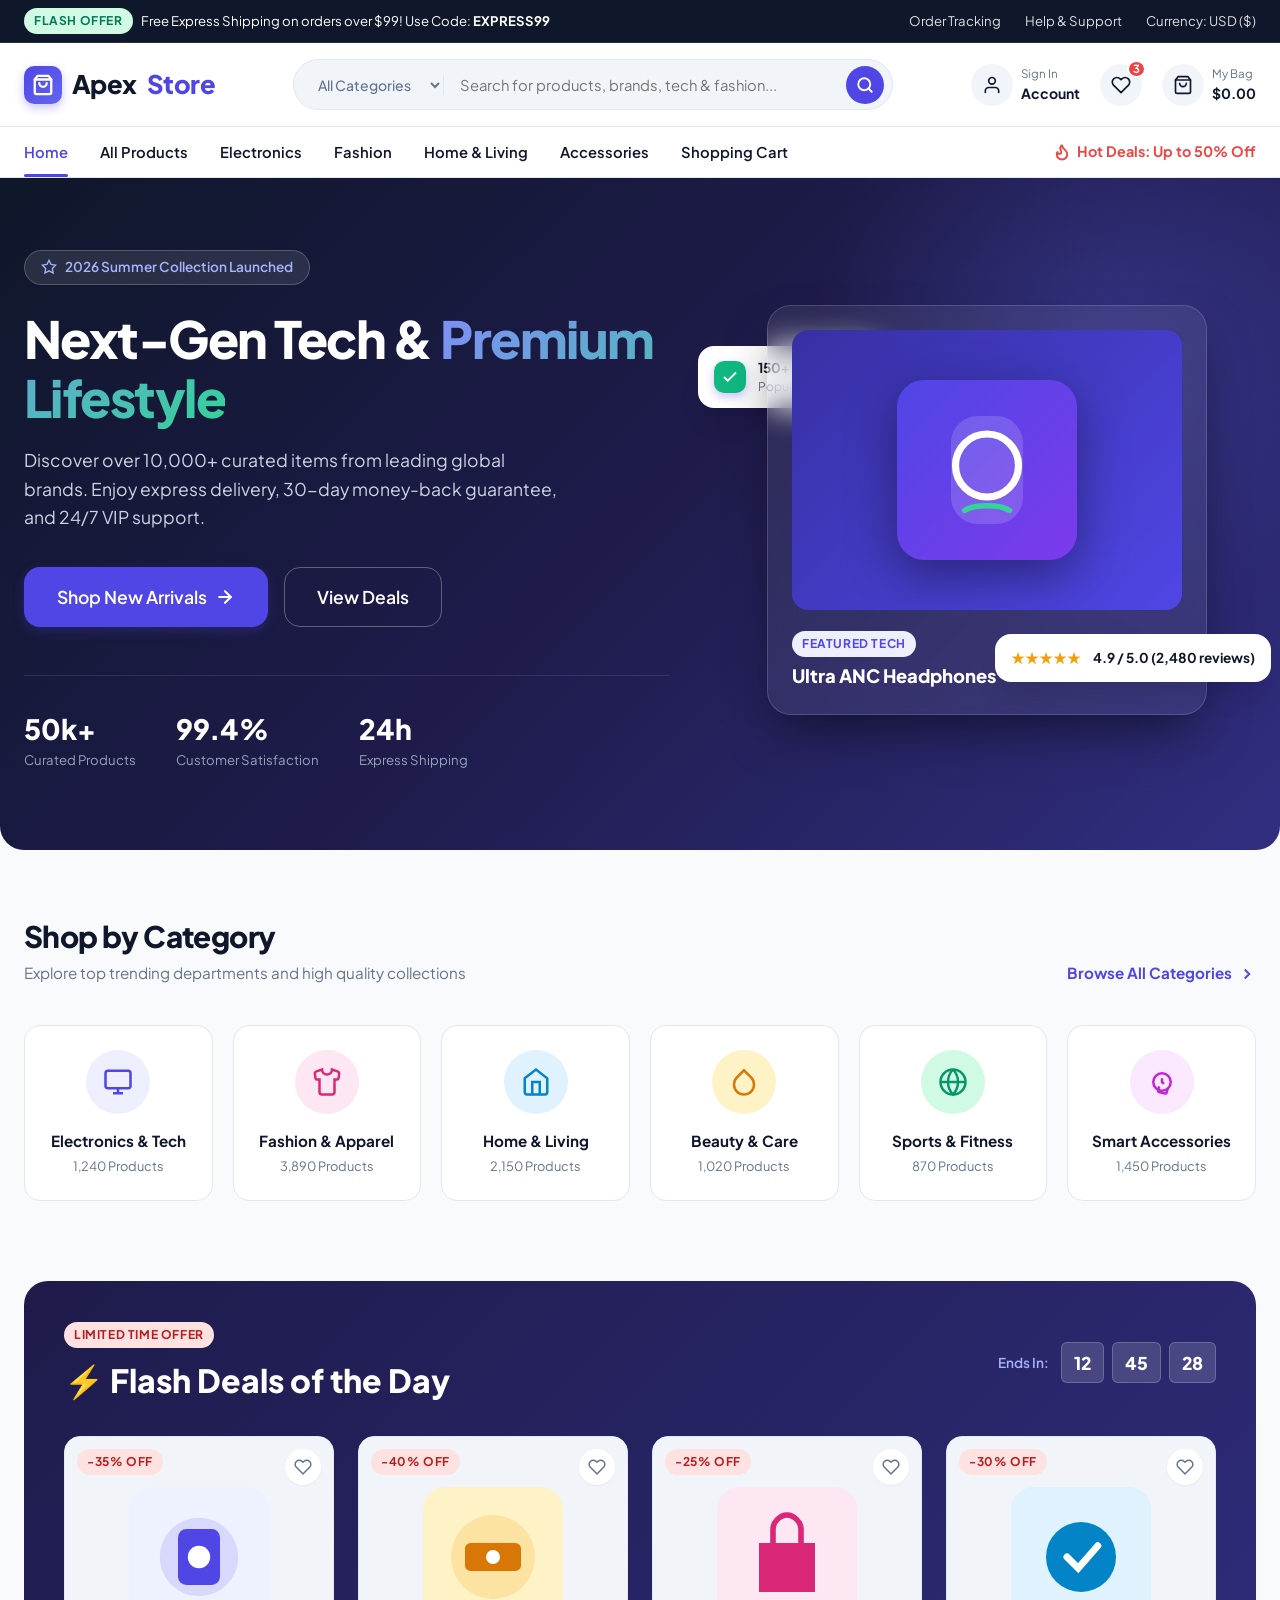
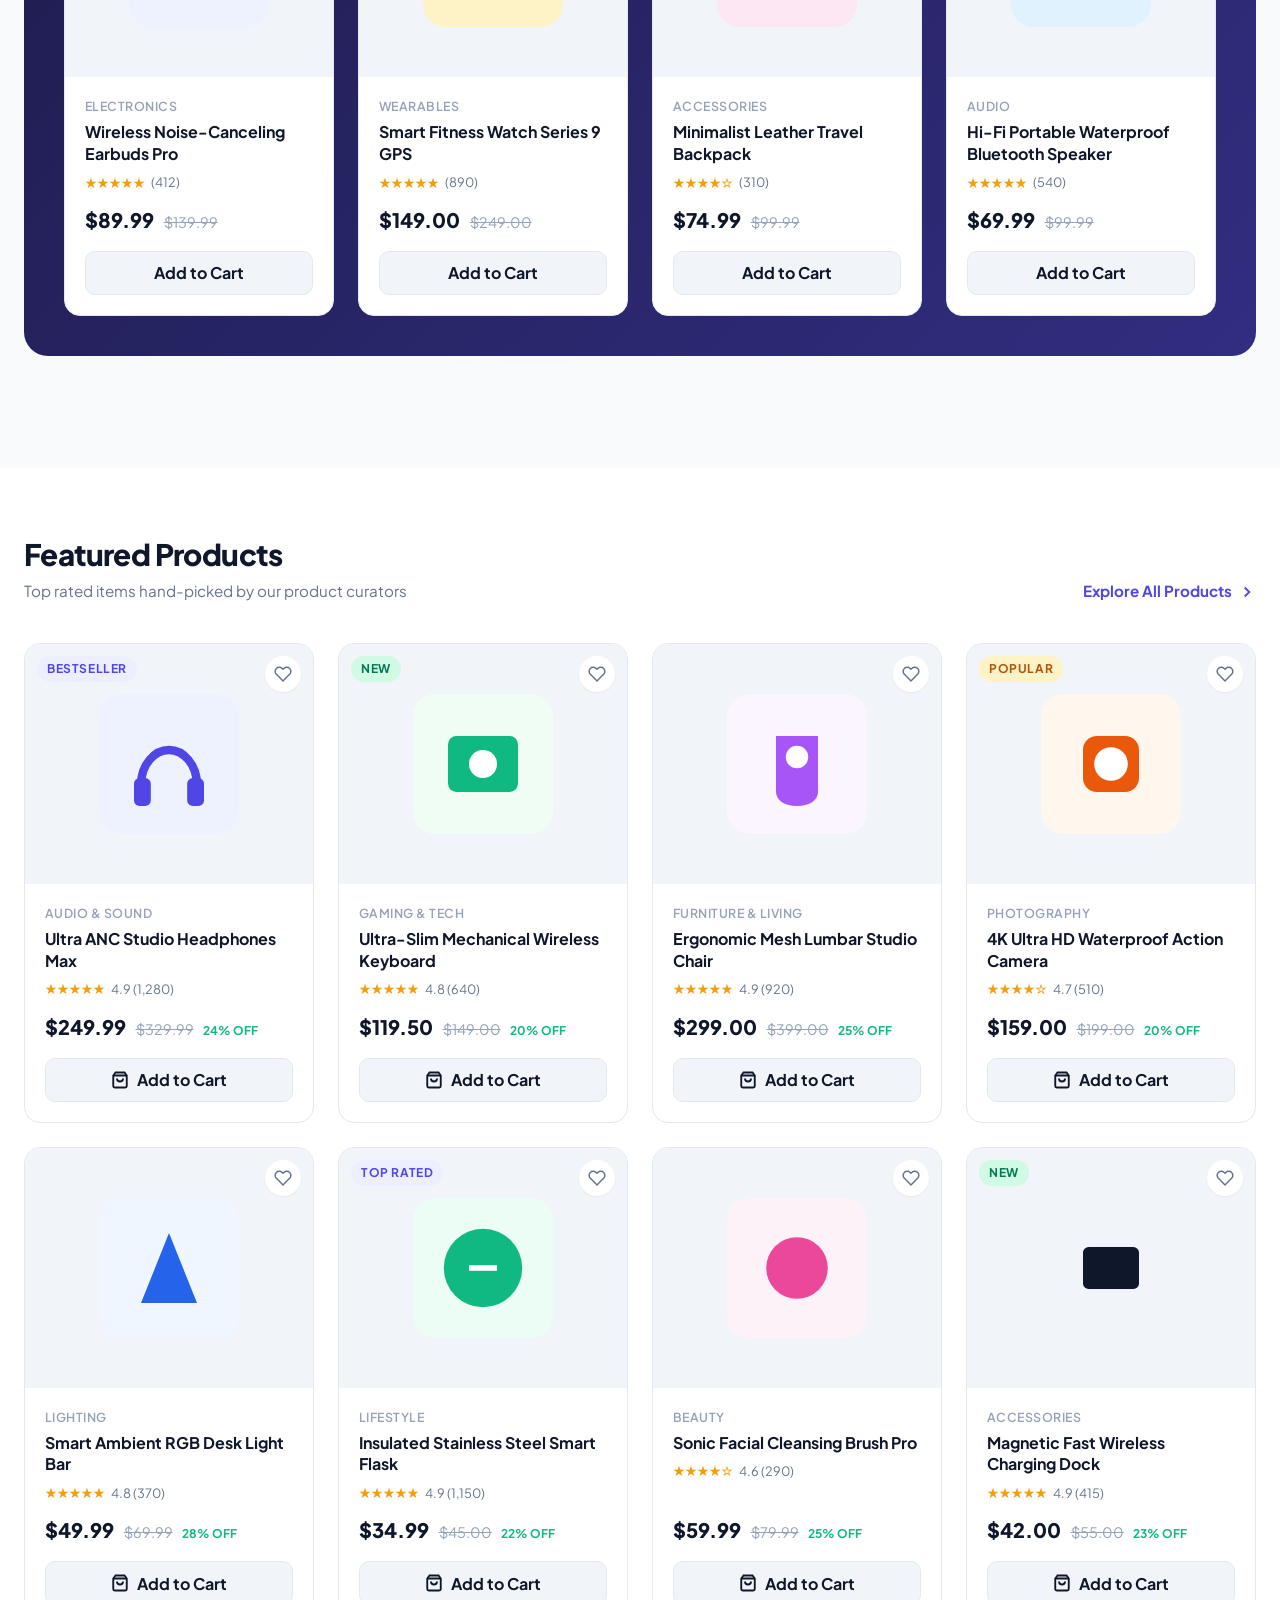
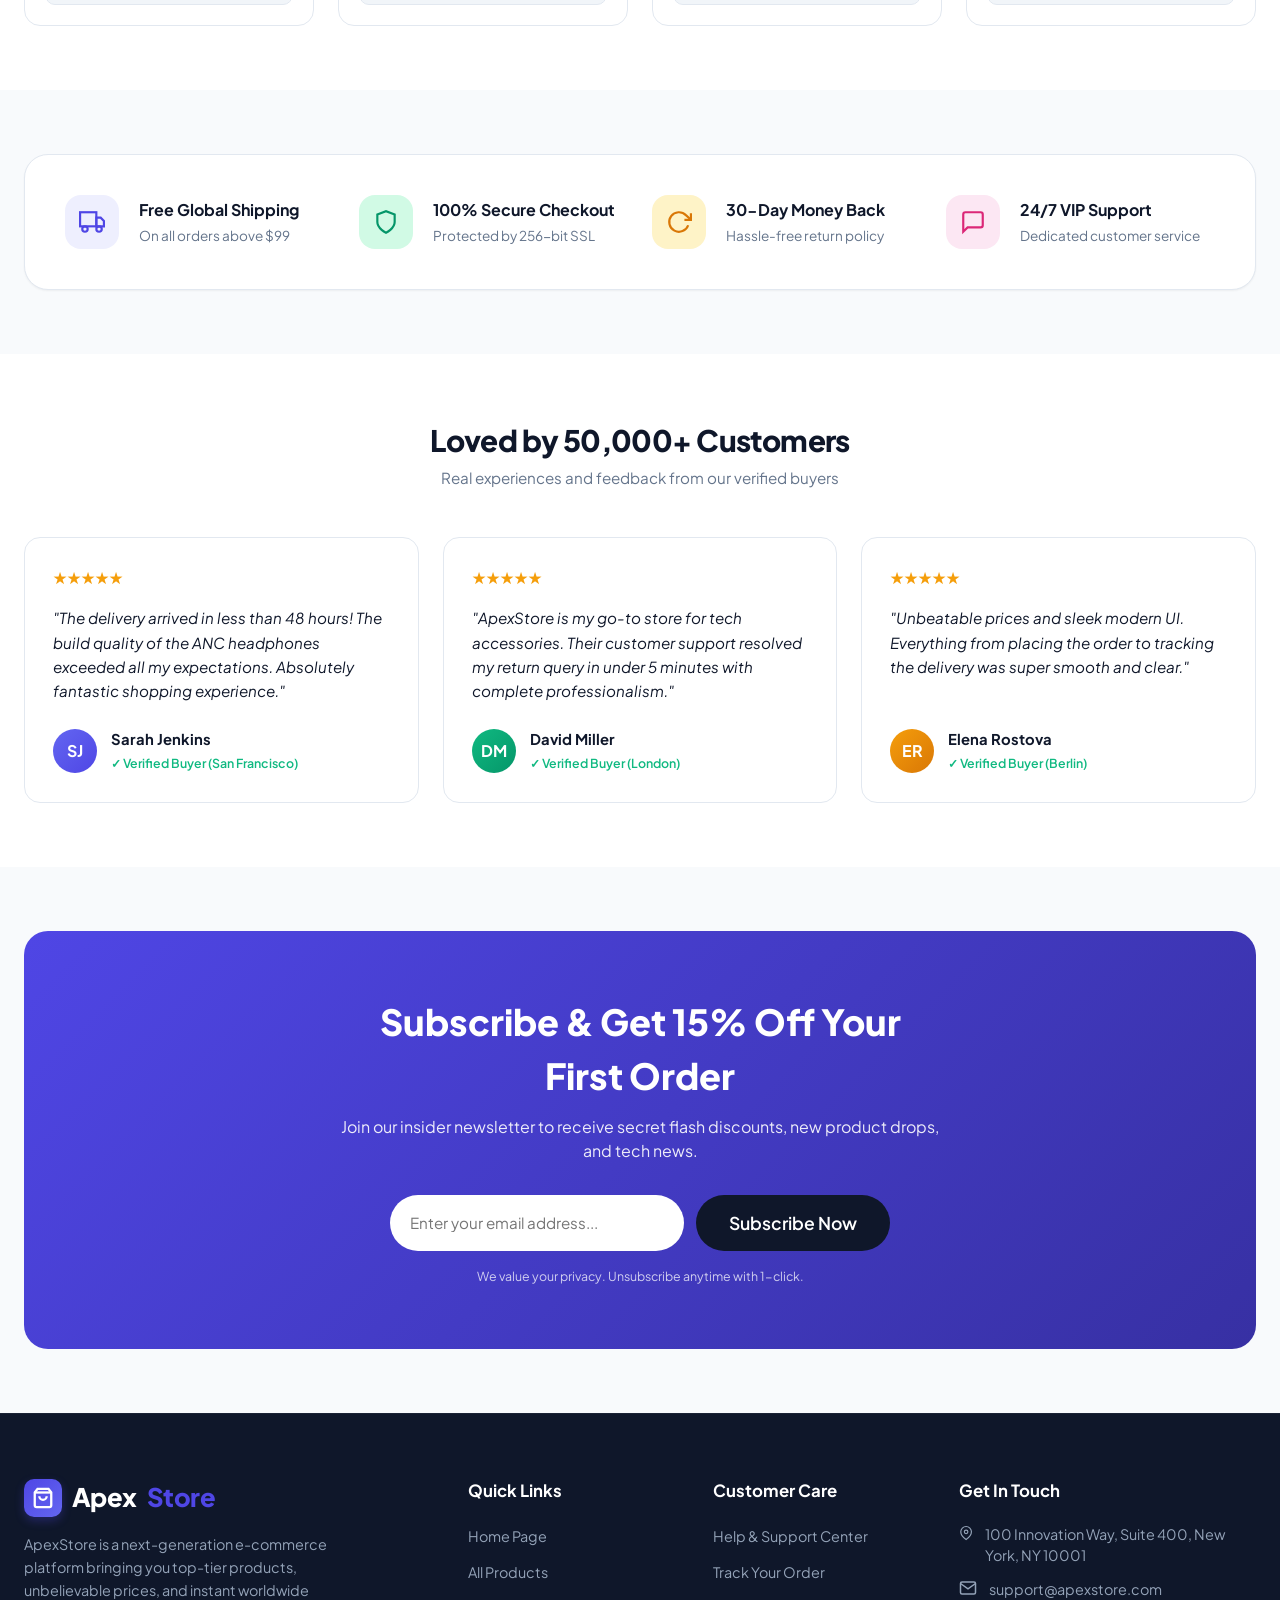
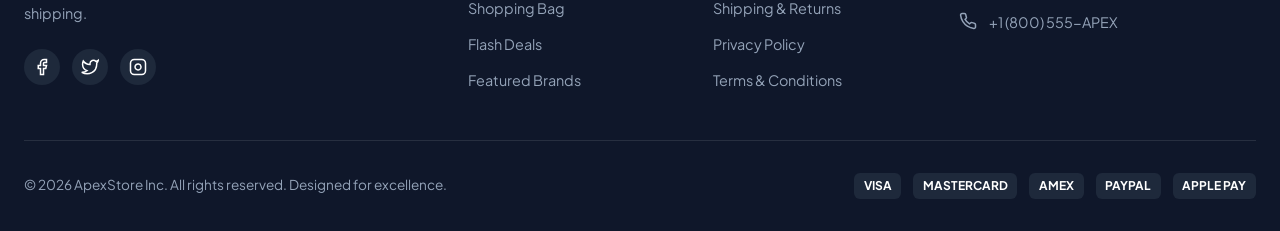
<file: index.html>
<!DOCTYPE html>
<html lang="en">
<head>
  <meta charset="UTF-8">
  <meta name="viewport" content="width=device-width, initial-scale=1.0">
  <meta name="description" content="ApexStore - Your ultimate destination for premium tech, fashion, home essentials, and lifestyle products. Fast shipping & best prices guaranteed.">
  <title>ApexStore | Premium E-Commerce Marketplace</title>
  
  <!-- CSS Stylesheets -->
  <link rel="stylesheet" href="css/style.css">
  <link rel="stylesheet" href="css/home.css">
</head>
<body>

  <!-- Top Announcement Bar -->
  <div class="top-bar">
    <div class="container">
      <div class="top-bar-promo">
        <span class="badge badge-accent">Flash Offer</span>
        <span>Free Express Shipping on orders over $99! Use Code: <strong>EXPRESS99</strong></span>
      </div>
      <div class="top-bar-links">
        <a href="#">Order Tracking</a>
        <a href="#">Help & Support</a>
        <a href="#">Currency: USD ($)</a>
      </div>
    </div>
  </div>

  <!-- Main Navigation Header -->
  <header class="navbar">
    <div class="container">
      <div class="nav-main">
        
        <!-- Brand Logo -->
        <a href="index.html" class="brand-logo" id="header-logo">
          <div class="brand-icon">
            <svg width="22" height="22" viewBox="0 0 24 24" fill="none" stroke="currentColor" stroke-width="2.5" stroke-linecap="round" stroke-linejoin="round">
              <path d="M6 2L3 6v14a2 2 0 0 0 2 2h14a2 2 0 0 0 2-2V6l-3-4z"/>
              <line x1="3" y1="6" x2="21" y2="6"/>
              <path d="M16 10a4 4 0 0 1-8 0"/>
            </svg>
          </div>
          Apex<span>Store</span>
        </a>

        <!-- Search Bar with Category Filter -->
        <div class="search-box">
          <select id="search-category-select">
            <option value="all">All Categories</option>
            <option value="electronics">Electronics</option>
            <option value="fashion">Fashion</option>
            <option value="home">Home & Living</option>
            <option value="beauty">Beauty & Care</option>
          </select>
          <input type="text" id="global-search-input" placeholder="Search for products, brands, tech & fashion...">
          <button class="btn-search" aria-label="Search">
            <svg width="18" height="18" viewBox="0 0 24 24" fill="none" stroke="currentColor" stroke-width="2.5" stroke-linecap="round" stroke-linejoin="round">
              <circle cx="11" cy="11" r="8"/>
              <line x1="21" y1="21" x2="16.65" y2="16.65"/>
            </svg>
          </button>
        </div>

        <!-- User Actions (Account, Wishlist, Cart) -->
        <div class="nav-actions">
          <a href="#" class="nav-action-item" title="Account">
            <div class="icon-badge-wrap">
              <svg width="20" height="20" viewBox="0 0 24 24" fill="none" stroke="currentColor" stroke-width="2" stroke-linecap="round" stroke-linejoin="round">
                <path d="M20 21v-2a4 4 0 0 0-4-4H8a4 4 0 0 0-4 4v2"/>
                <circle cx="12" cy="7" r="4"/>
              </svg>
            </div>
            <div class="nav-action-text">
              <span class="label">Sign In</span>
              <span class="val">Account</span>
            </div>
          </a>

          <a href="#" class="nav-action-item" title="Wishlist">
            <div class="icon-badge-wrap">
              <svg width="20" height="20" viewBox="0 0 24 24" fill="none" stroke="currentColor" stroke-width="2" stroke-linecap="round" stroke-linejoin="round">
                <path d="M20.84 4.61a5.5 5.5 0 0 0-7.78 0L12 5.67l-1.06-1.06a5.5 5.5 0 0 0-7.78 7.78l1.06 1.06L12 21.23l7.78-7.78 1.06-1.06a5.5 5.5 0 0 0 0-7.78z"/>
              </svg>
              <span class="badge-count">3</span>
            </div>
          </a>

          <a href="cart.html" class="nav-action-item" title="Shopping Bag">
            <div class="icon-badge-wrap">
              <svg width="20" height="20" viewBox="0 0 24 24" fill="none" stroke="currentColor" stroke-width="2" stroke-linecap="round" stroke-linejoin="round">
                <path d="M6 2L3 6v14a2 2 0 0 0 2 2h14a2 2 0 0 0 2-2V6l-3-4z"/>
                <line x1="3" y1="6" x2="21" y2="6"/>
                <path d="M16 10a4 4 0 0 1-8 0"/>
              </svg>
              <span class="badge-count cart-badge-count">0</span>
            </div>
            <div class="nav-action-text">
              <span class="label">My Bag</span>
              <span class="val cart-total-val">$0.00</span>
            </div>
          </a>

          <button class="mobile-menu-btn" aria-label="Toggle Menu">
            <svg width="24" height="24" viewBox="0 0 24 24" fill="none" stroke="currentColor" stroke-width="2">
              <line x1="3" y1="12" x2="21" y2="12"/>
              <line x1="3" y1="6" x2="21" y2="6"/>
              <line x1="3" y1="18" x2="21" y2="18"/>
            </svg>
          </button>
        </div>

      </div>
    </div>

    <!-- Secondary Category Navigation -->
    <div class="sub-nav">
      <div class="container">
        <nav class="nav-links">
          <a href="index.html" class="active">Home</a>
          <a href="products.html">All Products</a>
          <a href="products.html?category=electronics">Electronics</a>
          <a href="products.html?category=fashion">Fashion</a>
          <a href="products.html?category=home">Home & Living</a>
          <a href="products.html?category=accessories">Accessories</a>
          <a href="cart.html">Shopping Cart</a>
        </nav>
        <div class="hot-deals-tag">
          <svg width="18" height="18" viewBox="0 0 24 24" fill="none" stroke="currentColor" stroke-width="2.5" stroke-linecap="round" stroke-linejoin="round">
            <path d="M8.5 14.5A2.5 2.5 0 0 0 11 12c0-1.38-.5-2-1-3-1.072-2.143-.224-4.054 2-6 .5 2.5 2 4.9 4 6.5 2 1.6 3 3.5 3 5.5a7 7 0 1 1-14 0c0-1.153.433-2.294 1-3a2.5 2.5 0 0 0 2.5 2.5z"/>
          </svg>
          Hot Deals: Up to 50% Off
        </div>
      </div>
    </div>
  </header>

  <!-- Hero Banner Section -->
  <section class="hero-section">
    <div class="container">
      <div class="hero-grid">
        
        <div class="hero-content">
          <div class="hero-badge">
            <svg width="16" height="16" viewBox="0 0 24 24" fill="none" stroke="currentColor" stroke-width="2">
              <polygon points="12 2 15.09 8.26 22 9.27 17 14.14 18.18 21.02 12 17.77 5.82 21.02 7 14.14 2 9.27 8.91 8.26 12 2"/>
            </svg>
            2026 Summer Collection Launched
          </div>
          <h1 class="hero-title">Next-Gen Tech & <span>Premium Lifestyle</span></h1>
          <p class="hero-desc">Discover over 10,000+ curated items from leading global brands. Enjoy express delivery, 30-day money-back guarantee, and 24/7 VIP support.</p>
          
          <div class="hero-actions">
            <a href="products.html" class="btn btn-primary btn-lg">
              Shop New Arrivals
              <svg width="20" height="20" viewBox="0 0 24 24" fill="none" stroke="currentColor" stroke-width="2.5" stroke-linecap="round" stroke-linejoin="round">
                <line x1="5" y1="12" x2="19" y2="12"/>
                <polyline points="12 5 19 12 12 19"/>
              </svg>
            </a>
            <a href="#flash-deals" class="btn btn-outline btn-lg" style="color: white; border-color: rgba(255,255,255,0.3);">
              View Deals
            </a>
          </div>

          <div class="hero-stats">
            <div class="stat-item">
              <div class="number">50k+</div>
              <div class="label">Curated Products</div>
            </div>
            <div class="stat-item">
              <div class="number">99.4%</div>
              <div class="label">Customer Satisfaction</div>
            </div>
            <div class="stat-item">
              <div class="number">24h</div>
              <div class="label">Express Shipping</div>
            </div>
          </div>
        </div>

        <div class="hero-visual">
          <div class="floating-badge badge-top">
            <div class="brand-icon" style="width:32px; height:32px; background:var(--accent);">
              <svg width="18" height="18" viewBox="0 0 24 24" fill="none" stroke="currentColor" stroke-width="2.5">
                <polyline points="20 6 9 17 4 12"/>
              </svg>
            </div>
            <div>
              <div style="font-weight:700; font-size:0.85rem;">150+ Sold Today</div>
              <div style="font-size:0.75rem; color:var(--text-muted);">Popular Choice</div>
            </div>
          </div>

          <div class="hero-card-main">
            <div class="hero-img-wrap">
              <svg class="hero-img-svg" viewBox="0 0 200 200" fill="none" xmlns="http://www.w3.org/2000/svg">
                <rect width="200" height="200" rx="30" fill="url(#hero-grad)"/>
                <path d="M60 70C60 53.4315 73.4315 40 90 40H110C126.569 40 140 53.4315 140 70V130C140 146.569 126.569 160 110 160H90C73.4315 160 60 146.569 60 130V70Z" fill="white" fill-opacity="0.15"/>
                <circle cx="100" cy="95" r="35" stroke="white" stroke-width="8"/>
                <path d="M75 145C85 138 115 138 125 145" stroke="#34d399" stroke-width="6" stroke-linecap="round"/>
                <defs>
                  <linearGradient id="hero-grad" x1="0" y1="0" x2="200" y2="200" gradientUnits="userSpaceOnUse">
                    <stop stop-color="#4F46E5"/>
                    <stop offset="1" stop-color="#7C3AED"/>
                  </linearGradient>
                </defs>
              </svg>
            </div>
            <div style="display:flex; justify-content:space-between; align-items:center;">
              <div>
                <span class="badge badge-primary">Featured Tech</span>
                <h3 style="font-size:1.15rem; font-weight:800; color:white; margin-top:0.35rem;">Ultra ANC Headphones</h3>
              </div>
              <div style="text-align:right;">
                <span style="font-size:1.35rem; font-weight:800; color:#34d399;">$249.99</span>
                <span style="display:block; font-size:0.8rem; color:#94a3b8; text-decoration:line-through;">$329.99</span>
              </div>
            </div>
          </div>

          <div class="floating-badge badge-bottom">
            <span style="color:var(--warning); font-size:1rem;">★★★★★</span>
            <span style="font-weight:700; font-size:0.85rem;">4.9 / 5.0 (2,480 reviews)</span>
          </div>

        </div>

      </div>
    </div>
  </section>

  <!-- Categories Section -->
  <section class="section">
    <div class="container">
      <div class="section-header">
        <div>
          <h2 class="section-title">Shop by Category</h2>
          <p class="section-subtitle">Explore top trending departments and high quality collections</p>
        </div>
        <a href="products.html" class="view-all-link">
          Browse All Categories
          <svg width="18" height="18" viewBox="0 0 24 24" fill="none" stroke="currentColor" stroke-width="2.5">
            <polyline points="9 18 15 12 9 6"/>
          </svg>
        </a>
      </div>

      <div class="category-grid">
        
        <a href="products.html?category=electronics" class="category-card">
          <div class="category-icon-wrap" style="background:#eeeffe; color:#4f46e5;">
            <svg width="30" height="30" viewBox="0 0 24 24" fill="none" stroke="currentColor" stroke-width="2">
              <rect x="2" y="3" width="20" height="14" rx="2" ry="2"/>
              <line x1="8" y1="21" x2="16" y2="21"/>
              <line x1="12" y1="17" x2="12" y2="21"/>
            </svg>
          </div>
          <h3 class="category-title">Electronics & Tech</h3>
          <span class="category-count">1,240 Products</span>
        </a>

        <a href="products.html?category=fashion" class="category-card">
          <div class="category-icon-wrap" style="background:#fce7f3; color:#db2777;">
            <svg width="30" height="30" viewBox="0 0 24 24" fill="none" stroke="currentColor" stroke-width="2">
              <path d="M20.38 3.46L16 2a4 4 0 0 1-8 0L3.62 3.46a2 2 0 0 0-1.34 2.23l.58 3.47a1 1 0 0 0 .99.84H6v10a2 2 0 0 0 2 2h8a2 2 0 0 0 2-2V10h2.15a1 1 0 0 0 .99-.84l.58-3.47a2 2 0 0 0-1.34-2.23z"/>
            </svg>
          </div>
          <h3 class="category-title">Fashion & Apparel</h3>
          <span class="category-count">3,890 Products</span>
        </a>

        <a href="products.html?category=home" class="category-card">
          <div class="category-icon-wrap" style="background:#e0f2fe; color:#0284c7;">
            <svg width="30" height="30" viewBox="0 0 24 24" fill="none" stroke="currentColor" stroke-width="2">
              <path d="M3 9l9-7 9 7v11a2 2 0 0 1-2 2H5a2 2 0 0 1-2-2z"/>
              <polyline points="9 22 9 12 15 12 15 22"/>
            </svg>
          </div>
          <h3 class="category-title">Home & Living</h3>
          <span class="category-count">2,150 Products</span>
        </a>

        <a href="products.html?category=beauty" class="category-card">
          <div class="category-icon-wrap" style="background:#fef3c7; color:#d97706;">
            <svg width="30" height="30" viewBox="0 0 24 24" fill="none" stroke="currentColor" stroke-width="2">
              <path d="M12 2.69l5.66 5.66a8 8 0 1 1-11.31 0z"/>
            </svg>
          </div>
          <h3 class="category-title">Beauty & Care</h3>
          <span class="category-count">1,020 Products</span>
        </a>

        <a href="products.html?category=sports" class="category-card">
          <div class="category-icon-wrap" style="background:#d1fae5; color:#059669;">
            <svg width="30" height="30" viewBox="0 0 24 24" fill="none" stroke="currentColor" stroke-width="2">
              <circle cx="12" cy="12" r="10"/>
              <path d="M12 2a14.5 14.5 0 0 0 0 20 14.5 14.5 0 0 0 0-20"/>
              <path d="M2 12h20"/>
            </svg>
          </div>
          <h3 class="category-title">Sports & Fitness</h3>
          <span class="category-count">870 Products</span>
        </a>

        <a href="products.html?category=accessories" class="category-card">
          <div class="category-icon-wrap" style="background:#fae8ff; color:#c026d3;">
            <svg width="30" height="30" viewBox="0 0 24 24" fill="none" stroke="currentColor" stroke-width="2">
              <circle cx="12" cy="12" r="7"/>
              <polyline points="12 9 12 12 13.5 13.5"/>
              <path d="M16.51 17.35l-.85 3.19a1 1 0 0 1-1.24.71l-4.84-1.3a1 1 0 0 1-.71-1.24l.85-3.19"/>
            </svg>
          </div>
          <h3 class="category-title">Smart Accessories</h3>
          <span class="category-count">1,450 Products</span>
        </a>

      </div>
    </div>
  </section>

  <!-- Flash Sale Section -->
  <section class="section" id="flash-deals" style="padding-top:1rem;">
    <div class="container">
      <div class="flash-sale-box">
        <div class="flash-header">
          <div>
            <span class="badge badge-danger" style="margin-bottom:0.5rem;">Limited Time Offer</span>
            <h2 style="font-size:2rem; font-weight:800;">⚡ Flash Deals of the Day</h2>
          </div>
          
          <div class="timer-wrap">
            <span class="timer-label">Ends In:</span>
            <div class="timer-boxes">
              <div class="timer-box" id="timer-hours">12<small>Hours</small></div>
              <div class="timer-box" id="timer-mins">45<small>Mins</small></div>
              <div class="timer-box" id="timer-secs">30<small>Secs</small></div>
            </div>
          </div>
        </div>

        <!-- Flash Deal Product Grid -->
        <div class="product-grid">
          
          <div class="product-card" data-id="flash-1">
            <span class="product-tag badge badge-danger">-35% OFF</span>
            <button class="wishlist-btn" aria-label="Wishlist">
              <svg width="18" height="18" viewBox="0 0 24 24" fill="none" stroke="currentColor" stroke-width="2"><path d="M20.84 4.61a5.5 5.5 0 0 0-7.78 0L12 5.67l-1.06-1.06a5.5 5.5 0 0 0-7.78 7.78l1.06 1.06L12 21.23l7.78-7.78 1.06-1.06a5.5 5.5 0 0 0 0-7.78z"/></svg>
            </button>
            <div class="product-thumb">
              <svg class="product-thumb-svg" viewBox="0 0 100 100" fill="none" xmlns="http://www.w3.org/2000/svg">
                <rect width="100" height="100" rx="16" fill="#EEF2FF"/>
                <circle cx="50" cy="50" r="28" fill="#4F46E5" fill-opacity="0.15"/>
                <rect x="35" y="30" width="30" height="40" rx="6" fill="#4F46E5"/>
                <circle cx="50" cy="50" r="8" fill="white"/>
              </svg>
            </div>
            <div class="product-details">
              <span class="product-category">Electronics</span>
              <h4 class="product-title">Wireless Noise-Canceling Earbuds Pro</h4>
              <div class="product-rating">
                <div class="stars">★★★★★</div>
                <span class="rating-count">(412)</span>
              </div>
              <div class="product-price-wrap">
                <span class="current-price">$89.99</span>
                <span class="old-price">$139.99</span>
              </div>
              <button class="btn-add-cart">Add to Cart</button>
            </div>
          </div>

          <div class="product-card" data-id="flash-2">
            <span class="product-tag badge badge-danger">-40% OFF</span>
            <button class="wishlist-btn" aria-label="Wishlist">
              <svg width="18" height="18" viewBox="0 0 24 24" fill="none" stroke="currentColor" stroke-width="2"><path d="M20.84 4.61a5.5 5.5 0 0 0-7.78 0L12 5.67l-1.06-1.06a5.5 5.5 0 0 0-7.78 7.78l1.06 1.06L12 21.23l7.78-7.78 1.06-1.06a5.5 5.5 0 0 0 0-7.78z"/></svg>
            </button>
            <div class="product-thumb">
              <svg class="product-thumb-svg" viewBox="0 0 100 100" fill="none" xmlns="http://www.w3.org/2000/svg">
                <rect width="100" height="100" rx="16" fill="#FEF3C7"/>
                <circle cx="50" cy="50" r="30" fill="#F59E0B" fill-opacity="0.2"/>
                <rect x="30" y="40" width="40" height="20" rx="4" fill="#D97706"/>
                <circle cx="50" cy="50" r="5" fill="white"/>
              </svg>
            </div>
            <div class="product-details">
              <span class="product-category">Wearables</span>
              <h4 class="product-title">Smart Fitness Watch Series 9 GPS</h4>
              <div class="product-rating">
                <div class="stars">★★★★★</div>
                <span class="rating-count">(890)</span>
              </div>
              <div class="product-price-wrap">
                <span class="current-price">$149.00</span>
                <span class="old-price">$249.00</span>
              </div>
              <button class="btn-add-cart">Add to Cart</button>
            </div>
          </div>

          <div class="product-card" data-id="flash-3">
            <span class="product-tag badge badge-danger">-25% OFF</span>
            <button class="wishlist-btn" aria-label="Wishlist">
              <svg width="18" height="18" viewBox="0 0 24 24" fill="none" stroke="currentColor" stroke-width="2"><path d="M20.84 4.61a5.5 5.5 0 0 0-7.78 0L12 5.67l-1.06-1.06a5.5 5.5 0 0 0-7.78 7.78l1.06 1.06L12 21.23l7.78-7.78 1.06-1.06a5.5 5.5 0 0 0 0-7.78z"/></svg>
            </button>
            <div class="product-thumb">
              <svg class="product-thumb-svg" viewBox="0 0 100 100" fill="none" xmlns="http://www.w3.org/2000/svg">
                <rect width="100" height="100" rx="16" fill="#FCE7F3"/>
                <path d="M30 40H70V75H30V40Z" fill="#DB2777" rx="6"/>
                <path d="M40 40V30C40 25 45 20 50 20C55 20 60 25 60 30V40" stroke="#DB2777" stroke-width="4"/>
              </svg>
            </div>
            <div class="product-details">
              <span class="product-category">Accessories</span>
              <h4 class="product-title">Minimalist Leather Travel Backpack</h4>
              <div class="product-rating">
                <div class="stars">★★★★☆</div>
                <span class="rating-count">(310)</span>
              </div>
              <div class="product-price-wrap">
                <span class="current-price">$74.99</span>
                <span class="old-price">$99.99</span>
              </div>
              <button class="btn-add-cart">Add to Cart</button>
            </div>
          </div>

          <div class="product-card" data-id="flash-4">
            <span class="product-tag badge badge-danger">-30% OFF</span>
            <button class="wishlist-btn" aria-label="Wishlist">
              <svg width="18" height="18" viewBox="0 0 24 24" fill="none" stroke="currentColor" stroke-width="2"><path d="M20.84 4.61a5.5 5.5 0 0 0-7.78 0L12 5.67l-1.06-1.06a5.5 5.5 0 0 0-7.78 7.78l1.06 1.06L12 21.23l7.78-7.78 1.06-1.06a5.5 5.5 0 0 0 0-7.78z"/></svg>
            </button>
            <div class="product-thumb">
              <svg class="product-thumb-svg" viewBox="0 0 100 100" fill="none" xmlns="http://www.w3.org/2000/svg">
                <rect width="100" height="100" rx="16" fill="#E0F2FE"/>
                <circle cx="50" cy="50" r="25" fill="#0284C7"/>
                <path d="M40 50L48 58L62 42" stroke="white" stroke-width="5" stroke-linecap="round"/>
              </svg>
            </div>
            <div class="product-details">
              <span class="product-category">Audio</span>
              <h4 class="product-title">Hi-Fi Portable Waterproof Bluetooth Speaker</h4>
              <div class="product-rating">
                <div class="stars">★★★★★</div>
                <span class="rating-count">(540)</span>
              </div>
              <div class="product-price-wrap">
                <span class="current-price">$69.99</span>
                <span class="old-price">$99.99</span>
              </div>
              <button class="btn-add-cart">Add to Cart</button>
            </div>
          </div>

        </div>
      </div>
    </div>
  </section>

  <!-- Featured Products Showcase -->
  <section class="section" style="background:var(--bg-surface);">
    <div class="container">
      <div class="section-header">
        <div>
          <h2 class="section-title">Featured Products</h2>
          <p class="section-subtitle">Top rated items hand-picked by our product curators</p>
        </div>
        <a href="products.html" class="view-all-link">
          Explore All Products
          <svg width="18" height="18" viewBox="0 0 24 24" fill="none" stroke="currentColor" stroke-width="2.5">
            <polyline points="9 18 15 12 9 6"/>
          </svg>
        </a>
      </div>

      <div class="product-grid">
        
        <!-- Product 1 -->
        <div class="product-card" data-id="prod-1">
          <span class="product-tag badge badge-primary">BESTSELLER</span>
          <button class="wishlist-btn" aria-label="Wishlist">
            <svg width="18" height="18" viewBox="0 0 24 24" fill="none" stroke="currentColor" stroke-width="2"><path d="M20.84 4.61a5.5 5.5 0 0 0-7.78 0L12 5.67l-1.06-1.06a5.5 5.5 0 0 0-7.78 7.78l1.06 1.06L12 21.23l7.78-7.78 1.06-1.06a5.5 5.5 0 0 0 0-7.78z"/></svg>
          </button>
          <div class="product-thumb">
            <svg class="product-thumb-svg" viewBox="0 0 100 100" fill="none" xmlns="http://www.w3.org/2000/svg">
              <rect width="100" height="100" rx="16" fill="#EEF2FF"/>
              <path d="M30 65C30 50 40 40 50 40C60 40 70 50 70 65" stroke="#4F46E5" stroke-width="6"/>
              <rect x="25" y="60" width="12" height="20" rx="4" fill="#4F46E5"/>
              <rect x="63" y="60" width="12" height="20" rx="4" fill="#4F46E5"/>
            </svg>
          </div>
          <div class="product-details">
            <span class="product-category">Audio & Sound</span>
            <h4 class="product-title"><a href="product_details.html">Ultra ANC Studio Headphones Max</a></h4>
            <div class="product-rating">
              <div class="stars">★★★★★</div>
              <span class="rating-count">4.9 (1,280)</span>
            </div>
            <div class="product-price-wrap">
              <span class="current-price">$249.99</span>
              <span class="old-price">$329.99</span>
              <span class="discount-percent">24% OFF</span>
            </div>
            <button class="btn-add-cart">
              <svg width="18" height="18" viewBox="0 0 24 24" fill="none" stroke="currentColor" stroke-width="2.5"><path d="M6 2L3 6v14a2 2 0 0 0 2 2h14a2 2 0 0 0 2-2V6l-3-4z"/><line x1="3" y1="6" x2="21" y2="6"/><path d="M16 10a4 4 0 0 1-8 0"/></svg>
              Add to Cart
            </button>
          </div>
        </div>

        <!-- Product 2 -->
        <div class="product-card" data-id="prod-2">
          <span class="product-tag badge badge-accent">NEW</span>
          <button class="wishlist-btn" aria-label="Wishlist">
            <svg width="18" height="18" viewBox="0 0 24 24" fill="none" stroke="currentColor" stroke-width="2"><path d="M20.84 4.61a5.5 5.5 0 0 0-7.78 0L12 5.67l-1.06-1.06a5.5 5.5 0 0 0-7.78 7.78l1.06 1.06L12 21.23l7.78-7.78 1.06-1.06a5.5 5.5 0 0 0 0-7.78z"/></svg>
          </button>
          <div class="product-thumb">
            <svg class="product-thumb-svg" viewBox="0 0 100 100" fill="none" xmlns="http://www.w3.org/2000/svg">
              <rect width="100" height="100" rx="16" fill="#F0FDF4"/>
              <rect x="25" y="30" width="50" height="40" rx="6" fill="#10B981"/>
              <circle cx="50" cy="50" r="10" fill="white"/>
            </svg>
          </div>
          <div class="product-details">
            <span class="product-category">Gaming & Tech</span>
            <h4 class="product-title"><a href="product_details.html">Ultra-Slim Mechanical Wireless Keyboard</a></h4>
            <div class="product-rating">
              <div class="stars">★★★★★</div>
              <span class="rating-count">4.8 (640)</span>
            </div>
            <div class="product-price-wrap">
              <span class="current-price">$119.50</span>
              <span class="old-price">$149.00</span>
              <span class="discount-percent">20% OFF</span>
            </div>
            <button class="btn-add-cart">
              <svg width="18" height="18" viewBox="0 0 24 24" fill="none" stroke="currentColor" stroke-width="2.5"><path d="M6 2L3 6v14a2 2 0 0 0 2 2h14a2 2 0 0 0 2-2V6l-3-4z"/><line x1="3" y1="6" x2="21" y2="6"/><path d="M16 10a4 4 0 0 1-8 0"/></svg>
              Add to Cart
            </button>
          </div>
        </div>

        <!-- Product 3 -->
        <div class="product-card" data-id="prod-3">
          <button class="wishlist-btn" aria-label="Wishlist">
            <svg width="18" height="18" viewBox="0 0 24 24" fill="none" stroke="currentColor" stroke-width="2"><path d="M20.84 4.61a5.5 5.5 0 0 0-7.78 0L12 5.67l-1.06-1.06a5.5 5.5 0 0 0-7.78 7.78l1.06 1.06L12 21.23l7.78-7.78 1.06-1.06a5.5 5.5 0 0 0 0-7.78z"/></svg>
          </button>
          <div class="product-thumb">
            <svg class="product-thumb-svg" viewBox="0 0 100 100" fill="none" xmlns="http://www.w3.org/2000/svg">
              <rect width="100" height="100" rx="16" fill="#FAF5FF"/>
              <path d="M35 30H65V70C65 75 60 80 50 80C40 80 35 75 35 70V30Z" fill="#A855F7"/>
              <circle cx="50" cy="45" r="8" fill="white"/>
            </svg>
          </div>
          <div class="product-details">
            <span class="product-category">Furniture & Living</span>
            <h4 class="product-title"><a href="product_details.html">Ergonomic Mesh Lumbar Studio Chair</a></h4>
            <div class="product-rating">
              <div class="stars">★★★★★</div>
              <span class="rating-count">4.9 (920)</span>
            </div>
            <div class="product-price-wrap">
              <span class="current-price">$299.00</span>
              <span class="old-price">$399.00</span>
              <span class="discount-percent">25% OFF</span>
            </div>
            <button class="btn-add-cart">
              <svg width="18" height="18" viewBox="0 0 24 24" fill="none" stroke="currentColor" stroke-width="2.5"><path d="M6 2L3 6v14a2 2 0 0 0 2 2h14a2 2 0 0 0 2-2V6l-3-4z"/><line x1="3" y1="6" x2="21" y2="6"/><path d="M16 10a4 4 0 0 1-8 0"/></svg>
              Add to Cart
            </button>
          </div>
        </div>

        <!-- Product 4 -->
        <div class="product-card" data-id="prod-4">
          <span class="product-tag badge badge-warning">POPULAR</span>
          <button class="wishlist-btn" aria-label="Wishlist">
            <svg width="18" height="18" viewBox="0 0 24 24" fill="none" stroke="currentColor" stroke-width="2"><path d="M20.84 4.61a5.5 5.5 0 0 0-7.78 0L12 5.67l-1.06-1.06a5.5 5.5 0 0 0-7.78 7.78l1.06 1.06L12 21.23l7.78-7.78 1.06-1.06a5.5 5.5 0 0 0 0-7.78z"/></svg>
          </button>
          <div class="product-thumb">
            <svg class="product-thumb-svg" viewBox="0 0 100 100" fill="none" xmlns="http://www.w3.org/2000/svg">
              <rect width="100" height="100" rx="16" fill="#FFF7ED"/>
              <rect x="30" y="30" width="40" height="40" rx="10" fill="#EA580C"/>
              <circle cx="50" cy="50" r="12" fill="white"/>
            </svg>
          </div>
          <div class="product-details">
            <span class="product-category">Photography</span>
            <h4 class="product-title"><a href="product_details.html">4K Ultra HD Waterproof Action Camera</a></h4>
            <div class="product-rating">
              <div class="stars">★★★★☆</div>
              <span class="rating-count">4.7 (510)</span>
            </div>
            <div class="product-price-wrap">
              <span class="current-price">$159.00</span>
              <span class="old-price">$199.00</span>
              <span class="discount-percent">20% OFF</span>
            </div>
            <button class="btn-add-cart">
              <svg width="18" height="18" viewBox="0 0 24 24" fill="none" stroke="currentColor" stroke-width="2.5"><path d="M6 2L3 6v14a2 2 0 0 0 2 2h14a2 2 0 0 0 2-2V6l-3-4z"/><line x1="3" y1="6" x2="21" y2="6"/><path d="M16 10a4 4 0 0 1-8 0"/></svg>
              Add to Cart
            </button>
          </div>
        </div>

        <!-- Product 5 -->
        <div class="product-card" data-id="prod-5">
          <button class="wishlist-btn" aria-label="Wishlist">
            <svg width="18" height="18" viewBox="0 0 24 24" fill="none" stroke="currentColor" stroke-width="2"><path d="M20.84 4.61a5.5 5.5 0 0 0-7.78 0L12 5.67l-1.06-1.06a5.5 5.5 0 0 0-7.78 7.78l1.06 1.06L12 21.23l7.78-7.78 1.06-1.06a5.5 5.5 0 0 0 0-7.78z"/></svg>
          </button>
          <div class="product-thumb">
            <svg class="product-thumb-svg" viewBox="0 0 100 100" fill="none" xmlns="http://www.w3.org/2000/svg">
              <rect width="100" height="100" rx="16" fill="#EFF6FF"/>
              <path d="M50 25L70 75H30L50 25Z" fill="#2563EB"/>
            </svg>
          </div>
          <div class="product-details">
            <span class="product-category">Lighting</span>
            <h4 class="product-title"><a href="product_details.html">Smart Ambient RGB Desk Light Bar</a></h4>
            <div class="product-rating">
              <div class="stars">★★★★★</div>
              <span class="rating-count">4.8 (370)</span>
            </div>
            <div class="product-price-wrap">
              <span class="current-price">$49.99</span>
              <span class="old-price">$69.99</span>
              <span class="discount-percent">28% OFF</span>
            </div>
            <button class="btn-add-cart">
              <svg width="18" height="18" viewBox="0 0 24 24" fill="none" stroke="currentColor" stroke-width="2.5"><path d="M6 2L3 6v14a2 2 0 0 0 2 2h14a2 2 0 0 0 2-2V6l-3-4z"/><line x1="3" y1="6" x2="21" y2="6"/><path d="M16 10a4 4 0 0 1-8 0"/></svg>
              Add to Cart
            </button>
          </div>
        </div>

        <!-- Product 6 -->
        <div class="product-card" data-id="prod-6">
          <span class="product-tag badge badge-primary">TOP RATED</span>
          <button class="wishlist-btn" aria-label="Wishlist">
            <svg width="18" height="18" viewBox="0 0 24 24" fill="none" stroke="currentColor" stroke-width="2"><path d="M20.84 4.61a5.5 5.5 0 0 0-7.78 0L12 5.67l-1.06-1.06a5.5 5.5 0 0 0-7.78 7.78l1.06 1.06L12 21.23l7.78-7.78 1.06-1.06a5.5 5.5 0 0 0 0-7.78z"/></svg>
          </button>
          <div class="product-thumb">
            <svg class="product-thumb-svg" viewBox="0 0 100 100" fill="none" xmlns="http://www.w3.org/2000/svg">
              <rect width="100" height="100" rx="16" fill="#ECFDF5"/>
              <circle cx="50" cy="50" r="28" fill="#10B981"/>
              <path d="M40 50H60" stroke="white" stroke-width="4"/>
            </svg>
          </div>
          <div class="product-details">
            <span class="product-category">Lifestyle</span>
            <h4 class="product-title"><a href="product_details.html">Insulated Stainless Steel Smart Flask</a></h4>
            <div class="product-rating">
              <div class="stars">★★★★★</div>
              <span class="rating-count">4.9 (1,150)</span>
            </div>
            <div class="product-price-wrap">
              <span class="current-price">$34.99</span>
              <span class="old-price">$45.00</span>
              <span class="discount-percent">22% OFF</span>
            </div>
            <button class="btn-add-cart">
              <svg width="18" height="18" viewBox="0 0 24 24" fill="none" stroke="currentColor" stroke-width="2.5"><path d="M6 2L3 6v14a2 2 0 0 0 2 2h14a2 2 0 0 0 2-2V6l-3-4z"/><line x1="3" y1="6" x2="21" y2="6"/><path d="M16 10a4 4 0 0 1-8 0"/></svg>
              Add to Cart
            </button>
          </div>
        </div>

        <!-- Product 7 -->
        <div class="product-card" data-id="prod-7">
          <button class="wishlist-btn" aria-label="Wishlist">
            <svg width="18" height="18" viewBox="0 0 24 24" fill="none" stroke="currentColor" stroke-width="2"><path d="M20.84 4.61a5.5 5.5 0 0 0-7.78 0L12 5.67l-1.06-1.06a5.5 5.5 0 0 0-7.78 7.78l1.06 1.06L12 21.23l7.78-7.78 1.06-1.06a5.5 5.5 0 0 0 0-7.78z"/></svg>
          </button>
          <div class="product-thumb">
            <svg class="product-thumb-svg" viewBox="0 0 100 100" fill="none" xmlns="http://www.w3.org/2000/svg">
              <rect width="100" height="100" rx="16" fill="#FDF2F8"/>
              <circle cx="50" cy="50" r="22" fill="#EC4899"/>
            </svg>
          </div>
          <div class="product-details">
            <span class="product-category">Beauty</span>
            <h4 class="product-title"><a href="product_details.html">Sonic Facial Cleansing Brush Pro</a></h4>
            <div class="product-rating">
              <div class="stars">★★★★☆</div>
              <span class="rating-count">4.6 (290)</span>
            </div>
            <div class="product-price-wrap">
              <span class="current-price">$59.99</span>
              <span class="old-price">$79.99</span>
              <span class="discount-percent">25% OFF</span>
            </div>
            <button class="btn-add-cart">
              <svg width="18" height="18" viewBox="0 0 24 24" fill="none" stroke="currentColor" stroke-width="2.5"><path d="M6 2L3 6v14a2 2 0 0 0 2 2h14a2 2 0 0 0 2-2V6l-3-4z"/><line x1="3" y1="6" x2="21" y2="6"/><path d="M16 10a4 4 0 0 1-8 0"/></svg>
              Add to Cart
            </button>
          </div>
        </div>

        <!-- Product 8 -->
        <div class="product-card" data-id="prod-8">
          <span class="product-tag badge badge-accent">NEW</span>
          <button class="wishlist-btn" aria-label="Wishlist">
            <svg width="18" height="18" viewBox="0 0 24 24" fill="none" stroke="currentColor" stroke-width="2"><path d="M20.84 4.61a5.5 5.5 0 0 0-7.78 0L12 5.67l-1.06-1.06a5.5 5.5 0 0 0-7.78 7.78l1.06 1.06L12 21.23l7.78-7.78 1.06-1.06a5.5 5.5 0 0 0 0-7.78z"/></svg>
          </button>
          <div class="product-thumb">
            <svg class="product-thumb-svg" viewBox="0 0 100 100" fill="none" xmlns="http://www.w3.org/2000/svg">
              <rect width="100" height="100" rx="16" fill="#F1F5F9"/>
              <rect x="30" y="35" width="40" height="30" rx="4" fill="#0F172A"/>
            </svg>
          </div>
          <div class="product-details">
            <span class="product-category">Accessories</span>
            <h4 class="product-title"><a href="product_details.html">Magnetic Fast Wireless Charging Dock</a></h4>
            <div class="product-rating">
              <div class="stars">★★★★★</div>
              <span class="rating-count">4.9 (415)</span>
            </div>
            <div class="product-price-wrap">
              <span class="current-price">$42.00</span>
              <span class="old-price">$55.00</span>
              <span class="discount-percent">23% OFF</span>
            </div>
            <button class="btn-add-cart">
              <svg width="18" height="18" viewBox="0 0 24 24" fill="none" stroke="currentColor" stroke-width="2.5"><path d="M6 2L3 6v14a2 2 0 0 0 2 2h14a2 2 0 0 0 2-2V6l-3-4z"/><line x1="3" y1="6" x2="21" y2="6"/><path d="M16 10a4 4 0 0 1-8 0"/></svg>
              Add to Cart
            </button>
          </div>
        </div>

      </div>
    </div>
  </section>

  <!-- Value Propositions Banner -->
  <section class="section">
    <div class="container">
      <div class="features-grid">
        
        <div class="feature-box">
          <div class="feature-icon-wrap">
            <svg width="26" height="26" viewBox="0 0 24 24" fill="none" stroke="currentColor" stroke-width="2">
              <rect x="1" y="3" width="15" height="13"/>
              <polygon points="16 8 20 8 23 11 23 16 16 16 16 8"/>
              <circle cx="5.5" cy="18.5" r="2.5"/>
              <circle cx="18.5" cy="18.5" r="2.5"/>
            </svg>
          </div>
          <div class="feature-info">
            <h4>Free Global Shipping</h4>
            <p>On all orders above $99</p>
          </div>
        </div>

        <div class="feature-box">
          <div class="feature-icon-wrap" style="background:#d1fae5; color:#059669;">
            <svg width="26" height="26" viewBox="0 0 24 24" fill="none" stroke="currentColor" stroke-width="2">
              <path d="M12 22s8-4 8-10V5l-8-3-8 3v7c0 6 8 10 8 10z"/>
            </svg>
          </div>
          <div class="feature-info">
            <h4>100% Secure Checkout</h4>
            <p>Protected by 256-bit SSL</p>
          </div>
        </div>

        <div class="feature-box">
          <div class="feature-icon-wrap" style="background:#fef3c7; color:#d97706;">
            <svg width="26" height="26" viewBox="0 0 24 24" fill="none" stroke="currentColor" stroke-width="2">
              <polyline points="23 4 23 10 17 10"/>
              <path d="M20.49 15a9 9 0 1 1-2.12-9.36L23 10"/>
            </svg>
          </div>
          <div class="feature-info">
            <h4>30-Day Money Back</h4>
            <p>Hassle-free return policy</p>
          </div>
        </div>

        <div class="feature-box">
          <div class="feature-icon-wrap" style="background:#fce7f3; color:#db2777;">
            <svg width="26" height="26" viewBox="0 0 24 24" fill="none" stroke="currentColor" stroke-width="2">
              <path d="M21 15a2 2 0 0 1-2 2H7l-4 4V5a2 2 0 0 1 2-2h14a2 2 0 0 1 2 2z"/>
            </svg>
          </div>
          <div class="feature-info">
            <h4>24/7 VIP Support</h4>
            <p>Dedicated customer service</p>
          </div>
        </div>

      </div>
    </div>
  </section>

  <!-- Customer Testimonials Section -->
  <section class="section" style="background:var(--bg-surface);">
    <div class="container">
      <div class="section-header" style="text-align:center; display:block; margin-bottom:3rem;">
        <h2 class="section-title">Loved by 50,000+ Customers</h2>
        <p class="section-subtitle">Real experiences and feedback from our verified buyers</p>
      </div>

      <div class="testimonials-grid">
        
        <div class="testimonial-card">
          <div>
            <div class="stars" style="margin-bottom:1rem;">★★★★★</div>
            <p class="testimonial-quote">"The delivery arrived in less than 48 hours! The build quality of the ANC headphones exceeded all my expectations. Absolutely fantastic shopping experience."</p>
          </div>
          <div class="testimonial-author">
            <div class="author-avatar">SJ</div>
            <div class="author-info">
              <h5>Sarah Jenkins</h5>
              <span>✓ Verified Buyer (San Francisco)</span>
            </div>
          </div>
        </div>

        <div class="testimonial-card">
          <div>
            <div class="stars" style="margin-bottom:1rem;">★★★★★</div>
            <p class="testimonial-quote">"ApexStore is my go-to store for tech accessories. Their customer support resolved my return query in under 5 minutes with complete professionalism."</p>
          </div>
          <div class="testimonial-author">
            <div class="author-avatar" style="background:linear-gradient(135deg, #10b981, #059669);">DM</div>
            <div class="author-info">
              <h5>David Miller</h5>
              <span>✓ Verified Buyer (London)</span>
            </div>
          </div>
        </div>

        <div class="testimonial-card">
          <div>
            <div class="stars" style="margin-bottom:1rem;">★★★★★</div>
            <p class="testimonial-quote">"Unbeatable prices and sleek modern UI. Everything from placing the order to tracking the delivery was super smooth and clear."</p>
          </div>
          <div class="testimonial-author">
            <div class="author-avatar" style="background:linear-gradient(135deg, #f59e0b, #d97706);">ER</div>
            <div class="author-info">
              <h5>Elena Rostova</h5>
              <span>✓ Verified Buyer (Berlin)</span>
            </div>
          </div>
        </div>

      </div>
    </div>
  </section>

  <!-- Newsletter Banner -->
  <section class="section">
    <div class="container">
      <div class="newsletter-banner">
        <div class="newsletter-content">
          <h2 class="newsletter-title">Subscribe & Get 15% Off Your First Order</h2>
          <p class="newsletter-subtitle">Join our insider newsletter to receive secret flash discounts, new product drops, and tech news.</p>
          
          <form class="newsletter-form">
            <input type="email" placeholder="Enter your email address..." required>
            <button type="submit" class="btn btn-secondary btn-lg">Subscribe Now</button>
          </form>
          
          <p style="font-size:0.775rem; margin-top:1rem; opacity:0.75;">We value your privacy. Unsubscribe anytime with 1-click.</p>
        </div>
      </div>
    </div>
  </section>

  <!-- Site Footer -->
  <footer class="site-footer">
    <div class="container">
      <div class="footer-grid">
        
        <div class="footer-brand">
          <a href="index.html" class="brand-logo">
            <div class="brand-icon">
              <svg width="22" height="22" viewBox="0 0 24 24" fill="none" stroke="currentColor" stroke-width="2.5">
                <path d="M6 2L3 6v14a2 2 0 0 0 2 2h14a2 2 0 0 0 2-2V6l-3-4z"/>
                <line x1="3" y1="6" x2="21" y2="6"/>
                <path d="M16 10a4 4 0 0 1-8 0"/>
              </svg>
            </div>
            Apex<span>Store</span>
          </a>
          <p>ApexStore is a next-generation e-commerce platform bringing you top-tier products, unbelievable prices, and instant worldwide shipping.</p>
          
          <div class="social-links">
            <a href="#" class="social-icon" aria-label="Facebook">
              <svg width="18" height="18" viewBox="0 0 24 24" fill="none" stroke="currentColor" stroke-width="2"><path d="M18 2h-3a5 5 0 0 0-5 5v3H7v4h3v8h4v-8h3l1-4h-4V7a1 1 0 0 1 1-1h3z"/></svg>
            </a>
            <a href="#" class="social-icon" aria-label="Twitter">
              <svg width="18" height="18" viewBox="0 0 24 24" fill="none" stroke="currentColor" stroke-width="2"><path d="M23 3a10.9 10.9 0 0 1-3.14 1.53 4.48 4.48 0 0 0-7.86 3v1A10.66 10.66 0 0 1 3 4s-4 9 5 13a11.64 11.64 0 0 1-7 2c9 5 20 0 20-11.5a4.5 4.5 0 0 0-.08-.83A7.72 7.72 0 0 0 23 3z"/></svg>
            </a>
            <a href="#" class="social-icon" aria-label="Instagram">
              <svg width="18" height="18" viewBox="0 0 24 24" fill="none" stroke="currentColor" stroke-width="2"><rect x="2" y="2" width="20" height="20" rx="5" ry="5"/><path d="M16 11.37A4 4 0 1 1 12.63 8 4 4 0 0 1 16 11.37z"/><line x1="17.5" y1="6.5" x2="17.51" y2="6.5"/></svg>
            </a>
          </div>
        </div>

        <div class="footer-column">
          <h4>Quick Links</h4>
          <ul>
            <li><a href="index.html">Home Page</a></li>
            <li><a href="products.html">All Products</a></li>
            <li><a href="cart.html">Shopping Bag</a></li>
            <li><a href="#flash-deals">Flash Deals</a></li>
            <li><a href="#">Featured Brands</a></li>
          </ul>
        </div>

        <div class="footer-column">
          <h4>Customer Care</h4>
          <ul>
            <li><a href="#">Help & Support Center</a></li>
            <li><a href="#">Track Your Order</a></li>
            <li><a href="#">Shipping & Returns</a></li>
            <li><a href="#">Privacy Policy</a></li>
            <li><a href="#">Terms & Conditions</a></li>
          </ul>
        </div>

        <div class="footer-column">
          <h4>Get In Touch</h4>
          <ul class="contact-info">
            <li>
              <svg width="18" height="18" viewBox="0 0 24 24" fill="none" stroke="currentColor" stroke-width="2"><path d="M21 10c0 7-9 13-9 13s-9-6-9-13a9 9 0 0 1 18 0z"/><circle cx="12" cy="10" r="3"/></svg>
              <span>100 Innovation Way, Suite 400, New York, NY 10001</span>
            </li>
            <li>
              <svg width="18" height="18" viewBox="0 0 24 24" fill="none" stroke="currentColor" stroke-width="2"><path d="M4 4h16c1.1 0 2 .9 2 2v12c0 1.1-.9 2-2 2H4c-1.1 0-2-.9-2-2V6c0-1.1.9-2 2-2z"/><polyline points="22,6 12,13 2,6"/></svg>
              <span>support@apexstore.com</span>
            </li>
            <li>
              <svg width="18" height="18" viewBox="0 0 24 24" fill="none" stroke="currentColor" stroke-width="2"><path d="M22 16.92v3a2 2 0 0 1-2.18 2 19.79 19.79 0 0 1-8.63-3.07 19.5 19.5 0 0 1-6-6 19.79 19.79 0 0 1-3.07-8.67A2 2 0 0 1 4.11 2h3a2 2 0 0 1 2 1.72 12.84 12.84 0 0 0 .7 2.81 2 2 0 0 1-.45 2.11L8.09 9.91a16 16 0 0 0 6 6l1.27-1.27a2 2 0 0 1 2.11-.45 12.84 12.84 0 0 0 2.81.7A2 2 0 0 1 22 16.92z"/></svg>
              <span>+1 (800) 555-APEX</span>
            </li>
          </ul>
        </div>

      </div>

      <div class="footer-bottom">
        <div>© 2026 ApexStore Inc. All rights reserved. Designed for excellence.</div>
        <div class="payment-methods">
          <span class="payment-card-badge">VISA</span>
          <span class="payment-card-badge">MASTERCARD</span>
          <span class="payment-card-badge">AMEX</span>
          <span class="payment-card-badge">PAYPAL</span>
          <span class="payment-card-badge">APPLE PAY</span>
        </div>
      </div>
    </div>
  </footer>

  <!-- Main JavaScript File -->
  <script src="js/main.js"></script>
</body>
</html>
</file>
<file: css/style.css>
/* ==========================================================================
   Global E-Commerce Styles & Design System
   ========================================================================== */

@import url('https://fonts.googleapis.com/css2?family=Plus+Jakarta+Sans:wght@400;500;600;700;800&display=swap');

:root {
  /* Brand Color Palette */
  --primary: #4f46e5;
  --primary-light: #6366f1;
  --primary-dark: #3730a3;
  --primary-subtle: #eeeffe;
  
  --secondary: #0f172a;
  --secondary-light: #1e293b;
  
  --accent: #10b981;
  --accent-subtle: #d1fae5;
  
  --warning: #f59e0b;
  --warning-subtle: #fef3c7;
  
  --danger: #ef4444;
  --danger-subtle: #fee2e2;

  --bg-main: #f8fafc;
  --bg-surface: #ffffff;
  --bg-muted: #f1f5f9;
  
  /* Text Colors */
  --text-main: #0f172a;
  --text-muted: #64748b;
  --text-subtle: #94a3b8;
  --text-white: #ffffff;
  
  /* Borders & Shadows */
  --border-color: #e2e8f0;
  --border-focus: #818cf8;
  
  --radius-sm: 6px;
  --radius-md: 10px;
  --radius-lg: 16px;
  --radius-xl: 24px;
  --radius-full: 9999px;
  
  --shadow-sm: 0 1px 2px 0 rgba(0, 0, 0, 0.05);
  --shadow-md: 0 4px 6px -1px rgba(0, 0, 0, 0.07), 0 2px 4px -2px rgba(0, 0, 0, 0.05);
  --shadow-lg: 0 10px 15px -3px rgba(0, 0, 0, 0.1), 0 4px 6px -4px rgba(0, 0, 0, 0.05);
  --shadow-xl: 0 20px 25px -5px rgba(0, 0, 0, 0.1), 0 8px 10px -6px rgba(0, 0, 0, 0.04);
  
  --transition-fast: all 0.2s ease;
  --transition-normal: all 0.3s ease;
}

/* Base & Reset */
*, *::before, *::after {
  box-sizing: border-box;
  margin: 0;
  padding: 0;
}

html {
  scroll-behavior: smooth;
}

body {
  font-family: 'Plus Jakarta Sans', -apple-system, BlinkMacSystemFont, 'Segoe UI', Roboto, sans-serif;
  background-color: var(--bg-main);
  color: var(--text-main);
  line-height: 1.5;
  -webkit-font-smoothing: antialiased;
}

a {
  color: inherit;
  text-decoration: none;
  transition: var(--transition-fast);
}

ul, ol {
  list-style: none;
}

img {
  max-width: 100%;
  height: auto;
  display: block;
}

button, input, select {
  font-family: inherit;
  font-size: inherit;
}

.container {
  max-width: 1280px;
  margin: 0 auto;
  padding: 0 1.5rem;
}

/* Utility Badges & Typography */
.badge {
  display: inline-flex;
  align-items: center;
  gap: 0.25rem;
  padding: 0.25rem 0.625rem;
  border-radius: var(--radius-full);
  font-size: 0.75rem;
  font-weight: 700;
  text-transform: uppercase;
  letter-spacing: 0.05em;
}

.badge-primary { background: var(--primary-subtle); color: var(--primary); }
.badge-accent { background: var(--accent-subtle); color: #047857; }
.badge-danger { background: var(--danger-subtle); color: #b91c1c; }
.badge-warning { background: var(--warning-subtle); color: #b45309; }

/* Buttons */
.btn {
  display: inline-flex;
  align-items: center;
  justify-content: center;
  gap: 0.5rem;
  padding: 0.75rem 1.5rem;
  border-radius: var(--radius-md);
  font-weight: 600;
  font-size: 0.95rem;
  cursor: pointer;
  border: 1px solid transparent;
  transition: var(--transition-fast);
  white-space: nowrap;
}

.btn-primary {
  background-color: var(--primary);
  color: var(--text-white);
  box-shadow: 0 4px 12px rgba(79, 70, 229, 0.25);
}

.btn-primary:hover {
  background-color: var(--primary-dark);
  transform: translateY(-2px);
  box-shadow: 0 6px 16px rgba(79, 70, 229, 0.35);
}

.btn-secondary {
  background-color: var(--secondary);
  color: var(--text-white);
}

.btn-secondary:hover {
  background-color: var(--secondary-light);
  transform: translateY(-2px);
}

.btn-outline {
  background-color: transparent;
  border-color: var(--border-color);
  color: var(--text-main);
}

.btn-outline:hover {
  border-color: var(--primary);
  color: var(--primary);
  background-color: var(--primary-subtle);
}

.btn-sm {
  padding: 0.5rem 1rem;
  font-size: 0.85rem;
  border-radius: var(--radius-sm);
}

.btn-lg {
  padding: 1rem 2rem;
  font-size: 1.1rem;
  border-radius: var(--radius-lg);
}

.btn-icon {
  width: 42px;
  height: 42px;
  padding: 0;
  border-radius: var(--radius-full);
}

/* ==========================================================================
   Header & Navigation
   ========================================================================== */

/* Top Utility Bar */
.top-bar {
  background-color: var(--secondary);
  color: var(--text-white);
  font-size: 0.825rem;
  padding: 0.5rem 0;
  border-bottom: 1px solid rgba(255, 255, 255, 0.1);
}

.top-bar .container {
  display: flex;
  justify-content: space-between;
  align-items: center;
}

.top-bar-promo {
  display: flex;
  align-items: center;
  gap: 0.5rem;
}

.top-bar-links {
  display: flex;
  gap: 1.5rem;
}

.top-bar-links a {
  opacity: 0.85;
}

.top-bar-links a:hover {
  opacity: 1;
  color: var(--primary-light);
}

/* Main Navbar */
.navbar {
  background: var(--bg-surface);
  position: sticky;
  top: 0;
  z-index: 100;
  box-shadow: var(--shadow-sm);
  border-bottom: 1px solid var(--border-color);
}

.nav-main {
  display: flex;
  align-items: center;
  justify-content: space-between;
  padding: 1rem 0;
  gap: 2rem;
}

.brand-logo {
  display: flex;
  align-items: center;
  gap: 0.625rem;
  font-size: 1.6rem;
  font-weight: 800;
  color: var(--secondary);
  letter-spacing: -0.02em;
}

.brand-logo span {
  color: var(--primary);
}

.brand-icon {
  width: 38px;
  height: 38px;
  background: linear-gradient(135deg, var(--primary), var(--primary-light));
  color: white;
  border-radius: var(--radius-md);
  display: flex;
  align-items: center;
  justify-content: center;
  box-shadow: 0 4px 10px rgba(79, 70, 229, 0.3);
}

/* Search Bar */
.search-box {
  flex: 1;
  max-width: 600px;
  display: flex;
  align-items: center;
  background: var(--bg-muted);
  border: 1.5px solid var(--border-color);
  border-radius: var(--radius-full);
  padding: 0.35rem 0.5rem 0.35rem 1.25rem;
  transition: var(--transition-fast);
}

.search-box:focus-within {
  border-color: var(--primary);
  background: var(--bg-surface);
  box-shadow: 0 0 0 4px var(--primary-subtle);
}

.search-box select {
  border: none;
  background: transparent;
  padding-right: 0.75rem;
  border-right: 1px solid var(--border-color);
  font-size: 0.875rem;
  font-weight: 500;
  color: var(--text-muted);
  outline: none;
  cursor: pointer;
}

.search-box input {
  flex: 1;
  border: none;
  background: transparent;
  padding: 0.5rem 1rem;
  outline: none;
  font-size: 0.925rem;
  color: var(--text-main);
}

.search-box .btn-search {
  background-color: var(--primary);
  color: white;
  border: none;
  width: 38px;
  height: 38px;
  border-radius: var(--radius-full);
  display: flex;
  align-items: center;
  justify-content: center;
  cursor: pointer;
  transition: var(--transition-fast);
}

.search-box .btn-search:hover {
  background-color: var(--primary-dark);
}

/* Nav User Actions */
.nav-actions {
  display: flex;
  align-items: center;
  gap: 1.25rem;
}

.nav-action-item {
  display: flex;
  align-items: center;
  gap: 0.5rem;
  position: relative;
  cursor: pointer;
}

.icon-badge-wrap {
  position: relative;
  display: flex;
  align-items: center;
  justify-content: center;
  width: 42px;
  height: 42px;
  border-radius: var(--radius-full);
  background: var(--bg-muted);
  transition: var(--transition-fast);
}

.nav-action-item:hover .icon-badge-wrap {
  background: var(--primary-subtle);
  color: var(--primary);
}

.badge-count {
  position: absolute;
  top: -4px;
  right: -4px;
  background: var(--danger);
  color: white;
  font-size: 0.7rem;
  font-weight: 700;
  min-width: 18px;
  height: 18px;
  border-radius: 50%;
  display: flex;
  align-items: center;
  justify-content: center;
  padding: 0 4px;
  border: 2px solid var(--bg-surface);
}

.nav-action-text {
  display: flex;
  flex-direction: column;
}

.nav-action-text .label {
  font-size: 0.725rem;
  color: var(--text-muted);
}

.nav-action-text .val {
  font-size: 0.875rem;
  font-weight: 700;
  color: var(--text-main);
}

/* Sub Navbar Links */
.sub-nav {
  background: var(--bg-surface);
  border-top: 1px solid var(--border-color);
  padding: 0.6rem 0;
}

.sub-nav .container {
  display: flex;
  align-items: center;
  justify-content: space-between;
}

.nav-links {
  display: flex;
  align-items: center;
  gap: 2rem;
}

.nav-links a {
  font-weight: 600;
  font-size: 0.925rem;
  color: var(--text-main);
  padding: 0.25rem 0;
  position: relative;
}

.nav-links a.active,
.nav-links a:hover {
  color: var(--primary);
}

.nav-links a.active::after {
  content: '';
  position: absolute;
  bottom: -0.6rem;
  left: 0;
  width: 100%;
  height: 3px;
  background: var(--primary);
  border-radius: var(--radius-full);
}

.hot-deals-tag {
  display: flex;
  align-items: center;
  gap: 0.4rem;
  color: var(--danger);
  font-weight: 700;
  font-size: 0.9rem;
}

/* Mobile Toggle */
.mobile-menu-btn {
  display: none;
  background: none;
  border: none;
  font-size: 1.5rem;
  cursor: pointer;
  color: var(--text-main);
}

/* ==========================================================================
   Toast Notification System
   ========================================================================== */
#toast-container {
  position: fixed;
  bottom: 2rem;
  right: 2rem;
  z-index: 1000;
  display: flex;
  flex-direction: column;
  gap: 0.75rem;
}

.toast {
  display: flex;
  align-items: center;
  gap: 1rem;
  background: var(--secondary);
  color: white;
  padding: 0.875rem 1.25rem;
  border-radius: var(--radius-md);
  box-shadow: var(--shadow-xl);
  border-left: 4px solid var(--accent);
  animation: slideIn 0.3s cubic-bezier(0.16, 1, 0.3, 1);
  max-width: 360px;
}

.toast-icon {
  color: var(--accent);
  font-size: 1.25rem;
}

.toast-content p {
  font-size: 0.875rem;
  font-weight: 600;
}

.toast-content span {
  font-size: 0.775rem;
  color: var(--text-subtle);
}

@keyframes slideIn {
  from {
    transform: translateX(100%);
    opacity: 0;
  }
  to {
    transform: translateX(0);
    opacity: 1;
  }
}

/* ==========================================================================
   Footer
   ========================================================================== */
.site-footer {
  background: var(--secondary);
  color: #94a3b8;
  padding-top: 4rem;
  padding-bottom: 2rem;
  border-top: 1px solid rgba(255, 255, 255, 0.05);
}

.footer-grid {
  display: grid;
  grid-template-columns: 2fr 1fr 1fr 1.5fr;
  gap: 3rem;
  margin-bottom: 3rem;
}

.footer-brand .brand-logo {
  color: white;
  margin-bottom: 1rem;
}

.footer-brand p {
  line-height: 1.6;
  font-size: 0.9rem;
  margin-bottom: 1.5rem;
  max-width: 320px;
}

.social-links {
  display: flex;
  gap: 0.75rem;
}

.social-icon {
  width: 36px;
  height: 36px;
  border-radius: 50%;
  background: var(--secondary-light);
  display: flex;
  align-items: center;
  justify-content: center;
  color: white;
  transition: var(--transition-fast);
}

.social-icon:hover {
  background: var(--primary);
  transform: translateY(-3px);
}

.footer-column h4 {
  color: white;
  font-size: 1.05rem;
  margin-bottom: 1.25rem;
  font-weight: 700;
}

.footer-column ul {
  display: flex;
  flex-direction: column;
  gap: 0.75rem;
}

.footer-column a {
  font-size: 0.9rem;
}

.footer-column a:hover {
  color: white;
  padding-left: 4px;
}

.contact-info li {
  display: flex;
  align-items: flex-start;
  gap: 0.75rem;
  font-size: 0.9rem;
}

.footer-bottom {
  border-top: 1px solid rgba(255, 255, 255, 0.1);
  padding-top: 2rem;
  display: flex;
  justify-content: space-between;
  align-items: center;
  font-size: 0.85rem;
}

.payment-methods {
  display: flex;
  gap: 0.75rem;
  align-items: center;
}

.payment-card-badge {
  background: var(--secondary-light);
  padding: 0.25rem 0.6rem;
  border-radius: var(--radius-sm);
  font-weight: 700;
  color: white;
  font-size: 0.75rem;
}

/* Mobile Responsive Adjustments */
@media (max-width: 992px) {
  .search-box {
    display: none;
  }
  .nav-action-text {
    display: none;
  }
  .footer-grid {
    grid-template-columns: 1fr 1fr;
    gap: 2rem;
  }
  .mobile-menu-btn {
    display: block;
  }
  .nav-links {
    display: none;
  }
  .nav-links.mobile-open {
    display: flex;
    flex-direction: column;
    position: absolute;
    top: 100%;
    left: 0;
    width: 100%;
    background: var(--bg-surface);
    padding: 1rem 1.5rem;
    box-shadow: var(--shadow-lg);
    z-index: 90;
  }
}

@media (max-width: 576px) {
  .footer-grid {
    grid-template-columns: 1fr;
  }
  .footer-bottom {
    flex-direction: column;
    gap: 1rem;
    text-align: center;
  }
  .top-bar-links {
    display: none;
  }
}
</file>
<file: css/home.css>
/* ==========================================================================
   Home Page Specific Styles
   ========================================================================== */

/* Section Layout & Headers */
.section {
  padding: 4rem 0;
}

.section-header {
  display: flex;
  justify-content: space-between;
  align-items: flex-end;
  margin-bottom: 2.5rem;
}

.section-title {
  font-size: 1.85rem;
  font-weight: 800;
  color: var(--secondary);
  letter-spacing: -0.02em;
}

.section-subtitle {
  color: var(--text-muted);
  font-size: 0.95rem;
  margin-top: 0.25rem;
}

.view-all-link {
  font-weight: 700;
  color: var(--primary);
  display: flex;
  align-items: center;
  gap: 0.35rem;
  font-size: 0.95rem;
}

.view-all-link:hover {
  gap: 0.6rem;
  color: var(--primary-dark);
}

/* ==========================================================================
   Hero Section
   ========================================================================== */
.hero-section {
  background: linear-gradient(135deg, #0f172a 0%, #1e1b4b 50%, #312e81 100%);
  color: white;
  padding: 4.5rem 0 5rem 0;
  position: relative;
  overflow: hidden;
  border-radius: 0 0 var(--radius-xl) var(--radius-xl);
}

.hero-section::before {
  content: '';
  position: absolute;
  top: -20%;
  right: -10%;
  width: 600px;
  height: 600px;
  background: radial-gradient(circle, rgba(99, 102, 241, 0.25) 0%, rgba(0,0,0,0) 70%);
  pointer-events: none;
}

.hero-grid {
  display: grid;
  grid-template-columns: 1.2fr 1fr;
  align-items: center;
  gap: 3rem;
}

.hero-badge {
  display: inline-flex;
  align-items: center;
  gap: 0.5rem;
  background: rgba(255, 255, 255, 0.1);
  backdrop-filter: blur(10px);
  border: 1px solid rgba(255, 255, 255, 0.2);
  padding: 0.4rem 1rem;
  border-radius: var(--radius-full);
  font-size: 0.85rem;
  font-weight: 600;
  color: #a5b4fc;
  margin-bottom: 1.5rem;
}

.hero-title {
  font-size: 3.2rem;
  font-weight: 800;
  line-height: 1.15;
  letter-spacing: -0.03em;
  margin-bottom: 1.25rem;
}

.hero-title span {
  background: linear-gradient(135deg, #818cf8, #34d399);
  -webkit-background-clip: text;
  background-clip: text;
  -webkit-text-fill-color: transparent;
}

.hero-desc {
  font-size: 1.1rem;
  color: #cbd5e1;
  line-height: 1.6;
  margin-bottom: 2.25rem;
  max-width: 540px;
}

.hero-actions {
  display: flex;
  gap: 1rem;
  align-items: center;
  margin-bottom: 3rem;
}

.hero-stats {
  display: flex;
  gap: 2.5rem;
  border-top: 1px solid rgba(255, 255, 255, 0.1);
  padding-top: 2rem;
}

.stat-item .number {
  font-size: 1.75rem;
  font-weight: 800;
  color: white;
}

.stat-item .label {
  font-size: 0.825rem;
  color: #94a3b8;
}

/* Hero Visual Showcase */
.hero-visual {
  position: relative;
  display: flex;
  justify-content: center;
}

.hero-card-main {
  background: rgba(255, 255, 255, 0.07);
  backdrop-filter: blur(16px);
  border: 1px solid rgba(255, 255, 255, 0.15);
  border-radius: var(--radius-xl);
  padding: 1.5rem;
  box-shadow: 0 25px 50px -12px rgba(0, 0, 0, 0.5);
  width: 100%;
  max-width: 440px;
}

.hero-img-wrap {
  width: 100%;
  height: 280px;
  border-radius: var(--radius-lg);
  background: linear-gradient(135deg, #3730a3, #4f46e5);
  display: flex;
  align-items: center;
  justify-content: center;
  overflow: hidden;
  margin-bottom: 1.25rem;
  position: relative;
}

.hero-img-svg {
  width: 180px;
  height: 180px;
  filter: drop-shadow(0 15px 25px rgba(0,0,0,0.4));
  transition: transform 0.5s ease;
}

.hero-card-main:hover .hero-img-svg {
  transform: scale(1.08) rotate(-3deg);
}

.floating-badge {
  position: absolute;
  background: var(--bg-surface);
  color: var(--text-main);
  padding: 0.75rem 1rem;
  border-radius: var(--radius-lg);
  box-shadow: var(--shadow-xl);
  display: flex;
  align-items: center;
  gap: 0.75rem;
  animation: float 4s ease-in-out infinite;
}

.floating-badge.badge-top {
  top: 10%;
  left: -20px;
}

.floating-badge.badge-bottom {
  bottom: 8%;
  right: -15px;
  animation-delay: 2s;
}

@keyframes float {
  0%, 100% { transform: translateY(0px); }
  50% { transform: translateY(-10px); }
}

/* ==========================================================================
   Category Grid
   ========================================================================== */
.category-grid {
  display: grid;
  grid-template-columns: repeat(6, 1fr);
  gap: 1.25rem;
}

.category-card {
  background: var(--bg-surface);
  border: 1px solid var(--border-color);
  border-radius: var(--radius-lg);
  padding: 1.5rem 1rem;
  text-align: center;
  transition: var(--transition-normal);
  display: flex;
  flex-direction: column;
  align-items: center;
  cursor: pointer;
}

.category-card:hover {
  transform: translateY(-5px);
  border-color: var(--primary-light);
  box-shadow: var(--shadow-lg);
}

.category-icon-wrap {
  width: 64px;
  height: 64px;
  border-radius: var(--radius-full);
  display: flex;
  align-items: center;
  justify-content: center;
  margin-bottom: 1rem;
  transition: var(--transition-fast);
}

.category-card:hover .category-icon-wrap {
  transform: scale(1.1);
}

.category-title {
  font-weight: 700;
  font-size: 0.95rem;
  color: var(--text-main);
  margin-bottom: 0.25rem;
}

.category-count {
  font-size: 0.8rem;
  color: var(--text-muted);
}

/* ==========================================================================
   Flash Deals / Countdown Banner
   ========================================================================== */
.flash-sale-box {
  background: linear-gradient(135deg, #1e1b4b, #312e81);
  border-radius: var(--radius-xl);
  padding: 2.5rem;
  color: white;
  margin-bottom: 3rem;
}

.flash-header {
  display: flex;
  justify-content: space-between;
  align-items: center;
  margin-bottom: 2rem;
  flex-wrap: wrap;
  gap: 1rem;
}

.timer-wrap {
  display: flex;
  align-items: center;
  gap: 0.75rem;
}

.timer-label {
  font-size: 0.85rem;
  font-weight: 600;
  color: #a5b4fc;
}

.timer-boxes {
  display: flex;
  gap: 0.5rem;
}

.timer-box {
  background: rgba(255, 255, 255, 0.15);
  backdrop-filter: blur(8px);
  padding: 0.4rem 0.75rem;
  border-radius: var(--radius-sm);
  font-weight: 800;
  font-size: 1.1rem;
  min-width: 42px;
  text-align: center;
  border: 1px solid rgba(255, 255, 255, 0.2);
}

.timer-box small {
  display: block;
  font-size: 0.6rem;
  font-weight: 500;
  color: #cbd5e1;
  text-transform: uppercase;
}

/* ==========================================================================
   Product Grid & Product Cards
   ========================================================================== */
.product-grid {
  display: grid;
  grid-template-columns: repeat(4, 1fr);
  gap: 1.5rem;
}

.product-card {
  background: var(--bg-surface);
  border: 1px solid var(--border-color);
  border-radius: var(--radius-lg);
  overflow: hidden;
  transition: var(--transition-normal);
  display: flex;
  flex-direction: column;
  position: relative;
}

.product-card:hover {
  transform: translateY(-6px);
  box-shadow: var(--shadow-lg);
  border-color: #cbd5e1;
}

.product-thumb {
  position: relative;
  width: 100%;
  height: 240px;
  background: var(--bg-muted);
  display: flex;
  align-items: center;
  justify-content: center;
  overflow: hidden;
  padding: 1.5rem;
}

.product-thumb-svg {
  max-width: 140px;
  max-height: 140px;
  transition: transform 0.4s ease;
}

.product-card:hover .product-thumb-svg {
  transform: scale(1.08);
}

.product-tag {
  position: absolute;
  top: 12px;
  left: 12px;
  z-index: 2;
}

.wishlist-btn {
  position: absolute;
  top: 12px;
  right: 12px;
  width: 36px;
  height: 36px;
  border-radius: 50%;
  background: var(--bg-surface);
  border: none;
  display: flex;
  align-items: center;
  justify-content: center;
  color: var(--text-muted);
  cursor: pointer;
  box-shadow: var(--shadow-sm);
  transition: var(--transition-fast);
  z-index: 2;
}

.wishlist-btn:hover,
.wishlist-btn.active {
  color: var(--danger);
  background: var(--danger-subtle);
}

.product-details {
  padding: 1.25rem;
  display: flex;
  flex-direction: column;
  flex: 1;
}

.product-category {
  font-size: 0.775rem;
  font-weight: 600;
  color: var(--text-subtle);
  text-transform: uppercase;
  letter-spacing: 0.04em;
  margin-bottom: 0.35rem;
}

.product-title {
  font-size: 1rem;
  font-weight: 700;
  color: var(--text-main);
  line-height: 1.35;
  margin-bottom: 0.5rem;
  display: -webkit-box;
  -webkit-line-clamp: 2;
  line-clamp: 2;
  -webkit-box-orient: vertical;
  overflow: hidden;
}

.product-rating {
  display: flex;
  align-items: center;
  gap: 0.4rem;
  margin-bottom: 0.75rem;
  font-size: 0.85rem;
}

.stars {
  color: var(--warning);
  display: flex;
  gap: 0.15rem;
}

.rating-count {
  color: var(--text-muted);
  font-size: 0.8rem;
}

.product-price-wrap {
  display: flex;
  align-items: baseline;
  gap: 0.6rem;
  margin-top: auto;
  margin-bottom: 1rem;
}

.current-price {
  font-size: 1.25rem;
  font-weight: 800;
  color: var(--text-main);
}

.old-price {
  font-size: 0.9rem;
  color: var(--text-subtle);
  text-decoration: line-through;
}

.discount-percent {
  font-size: 0.75rem;
  font-weight: 700;
  color: var(--accent);
}

.btn-add-cart {
  width: 100%;
  background: var(--bg-muted);
  color: var(--text-main);
  border: 1px solid var(--border-color);
  font-weight: 700;
  padding: 0.65rem;
  border-radius: var(--radius-md);
  transition: var(--transition-fast);
  cursor: pointer;
  display: flex;
  align-items: center;
  justify-content: center;
  gap: 0.5rem;
}

.product-card:hover .btn-add-cart {
  background: var(--primary);
  color: white;
  border-color: var(--primary);
}

.btn-add-cart:active {
  transform: scale(0.98);
}

/* ==========================================================================
   Value Propositions Grid
   ========================================================================== */
.features-grid {
  display: grid;
  grid-template-columns: repeat(4, 1fr);
  gap: 1.5rem;
  background: var(--bg-surface);
  padding: 2.5rem;
  border-radius: var(--radius-xl);
  border: 1px solid var(--border-color);
  box-shadow: var(--shadow-sm);
}

.feature-box {
  display: flex;
  align-items: center;
  gap: 1.25rem;
}

.feature-icon-wrap {
  width: 54px;
  height: 54px;
  border-radius: var(--radius-lg);
  background: var(--primary-subtle);
  color: var(--primary);
  display: flex;
  align-items: center;
  justify-content: center;
  flex-shrink: 0;
}

.feature-info h4 {
  font-weight: 700;
  font-size: 1rem;
  color: var(--text-main);
  margin-bottom: 0.25rem;
}

.feature-info p {
  font-size: 0.85rem;
  color: var(--text-muted);
}

/* ==========================================================================
   Customer Testimonials Section
   ========================================================================== */
.testimonials-grid {
  display: grid;
  grid-template-columns: repeat(3, 1fr);
  gap: 1.5rem;
}

.testimonial-card {
  background: var(--bg-surface);
  border: 1px solid var(--border-color);
  border-radius: var(--radius-lg);
  padding: 1.75rem;
  display: flex;
  flex-direction: column;
  justify-content: space-between;
}

.testimonial-quote {
  font-size: 0.95rem;
  color: var(--text-main);
  line-height: 1.6;
  margin-bottom: 1.5rem;
  font-style: italic;
}

.testimonial-author {
  display: flex;
  align-items: center;
  gap: 0.875rem;
}

.author-avatar {
  width: 44px;
  height: 44px;
  border-radius: 50%;
  background: linear-gradient(135deg, var(--primary-light), var(--primary));
  color: white;
  display: flex;
  align-items: center;
  justify-content: center;
  font-weight: 700;
  font-size: 1rem;
}

.author-info h5 {
  font-weight: 700;
  font-size: 0.925rem;
  color: var(--text-main);
}

.author-info span {
  font-size: 0.775rem;
  color: var(--accent);
  font-weight: 600;
}

/* ==========================================================================
   Newsletter Section
   ========================================================================== */
.newsletter-banner {
  background: linear-gradient(135deg, var(--primary), var(--primary-dark));
  border-radius: var(--radius-xl);
  padding: 4rem 2rem;
  text-align: center;
  color: white;
  position: relative;
  overflow: hidden;
}

.newsletter-content {
  max-width: 600px;
  margin: 0 auto;
  position: relative;
  z-index: 2;
}

.newsletter-title {
  font-size: 2.25rem;
  font-weight: 800;
  margin-bottom: 0.75rem;
}

.newsletter-subtitle {
  font-size: 1rem;
  opacity: 0.9;
  margin-bottom: 2rem;
}

.newsletter-form {
  display: flex;
  gap: 0.75rem;
  max-width: 500px;
  margin: 0 auto;
}

.newsletter-form input {
  flex: 1;
  padding: 0.875rem 1.25rem;
  border-radius: var(--radius-full);
  border: none;
  outline: none;
  font-size: 0.95rem;
}

.newsletter-form button {
  border-radius: var(--radius-full);
}

/* Responsive Grid Adjustments */
@media (max-width: 1200px) {
  .product-grid {
    grid-template-columns: repeat(3, 1fr);
  }
  .category-grid {
    grid-template-columns: repeat(3, 1fr);
  }
}

@media (max-width: 992px) {
  .hero-grid {
    grid-template-columns: 1fr;
    text-align: center;
  }
  .hero-desc {
    margin: 0 auto 2rem auto;
  }
  .hero-actions {
    justify-content: center;
  }
  .hero-stats {
    justify-content: center;
  }
  .features-grid {
    grid-template-columns: repeat(2, 1fr);
  }
  .testimonials-grid {
    grid-template-columns: 1fr;
  }
}

@media (max-width: 768px) {
  .product-grid {
    grid-template-columns: repeat(2, 1fr);
  }
  .category-grid {
    grid-template-columns: repeat(2, 1fr);
  }
  .hero-title {
    font-size: 2.2rem;
  }
  .newsletter-form {
    flex-direction: column;
  }
}

@media (max-width: 480px) {
  .product-grid {
    grid-template-columns: 1fr;
  }
  .features-grid {
    grid-template-columns: 1fr;
  }
}
</file>
